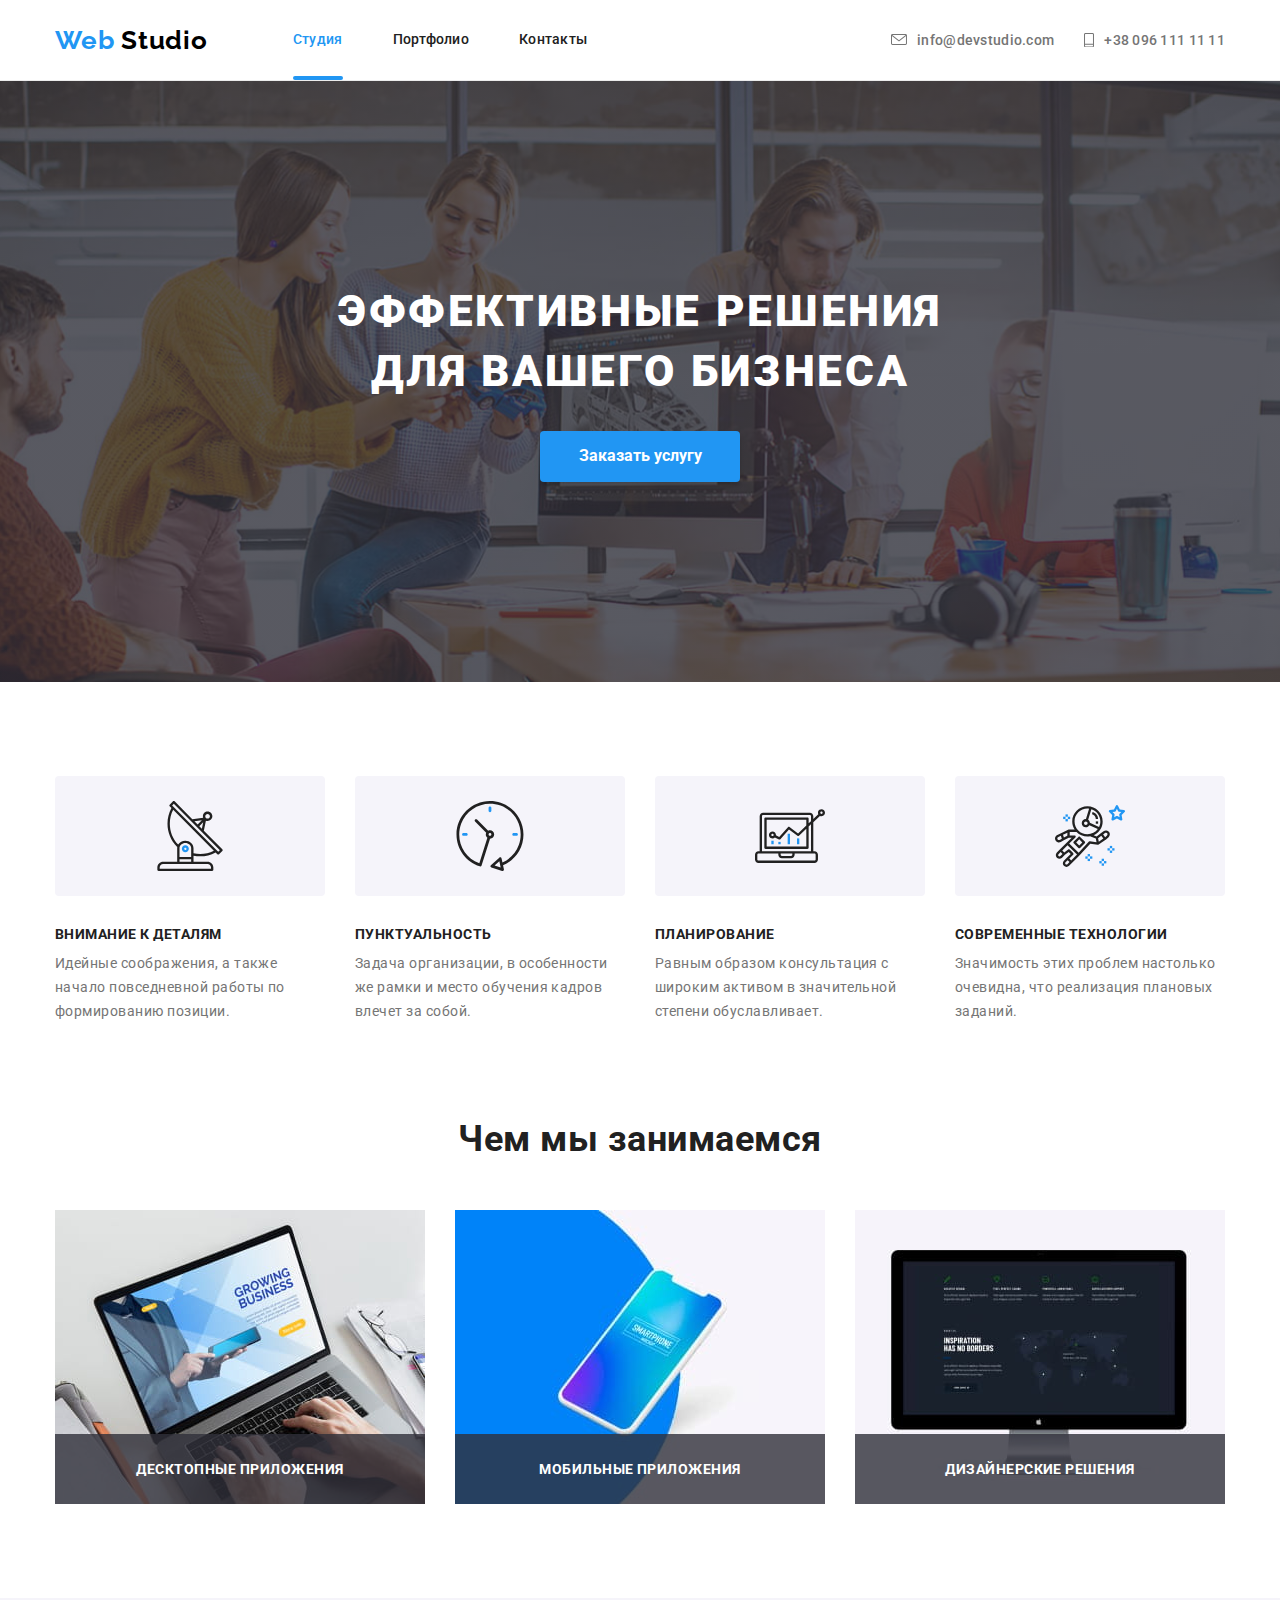
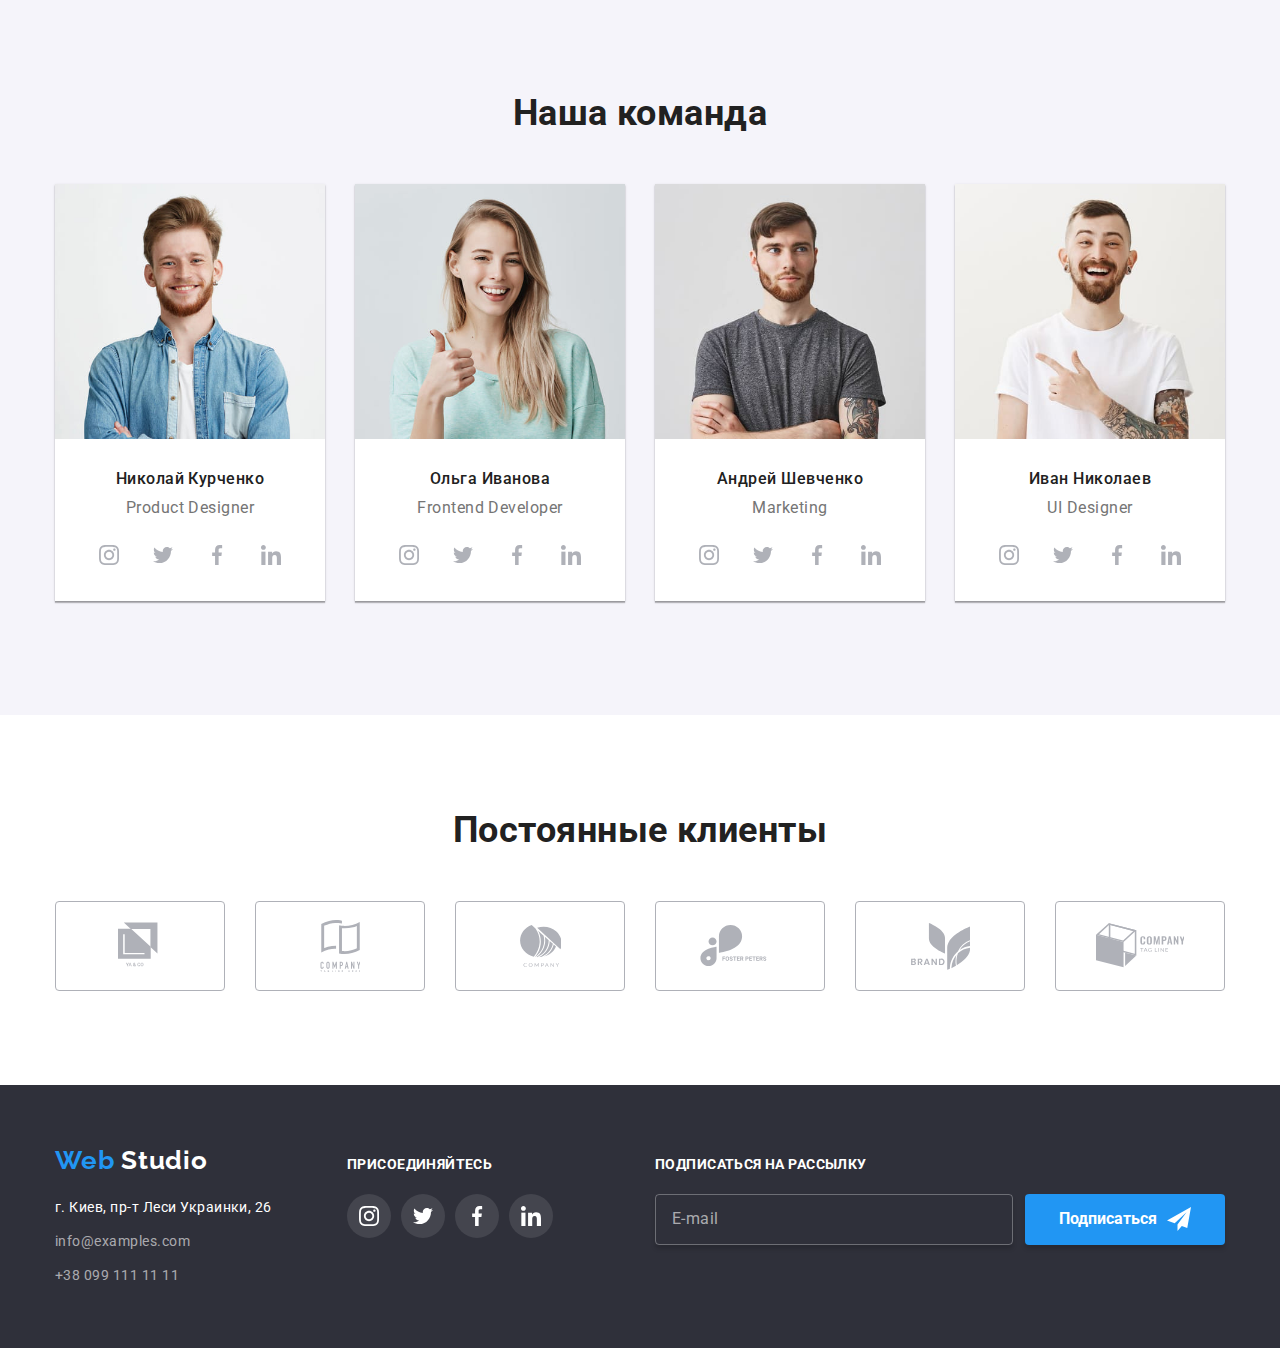
<file: index.html>
<!DOCTYPE html>
<html lang="ru">
  <head>
    <meta charset="UTF-8" />
    <meta name="viewport" content="width=device-width, initial-scale=1.0" />

    <link
      href="https://fonts.googleapis.com/css2?family=Raleway:wght@700&family=Roboto:wght@400;500;700;900&display=swap"
      rel="stylesheet"
    />
    <link
      rel="stylesheet"
      href="https://cdnjs.cloudflare.com/ajax/libs/modern-normalize/0.6.0/modern-normalize.min.css"
    />
    <link rel="stylesheet" href="./css/main.min.css" />

    <title>Web Studio v.1</title>
  </head>

  <body>
    <header class="header">
      <div class="container">
        <a href="./" lang="en" class="logo"> Web <span class="logo-accent">Studio</span> </a>

        <button
          type="button"
          class="menu-swithcer"
          aria-expanded="false"
          aria-controls="menu-container"
          data-menu-button
        >
          <svg width="40" height="40" aria-label="Переключатель мобильного меню">
            <use class="icon-close-menu" href="./images/sprite.svg#menu-close"></use>
            <use class="icon-open-menu" href="./images/sprite.svg#menu-open"></use>
          </svg>
        </button>

        <div class="header-content" data-menu>
          <div class="">
            <nav class="header-nav">
              <ul id="menu-container">
                <li><a href="./" class="nav-link current">Студия</a></li>
                <li><a href="./portfolio.html" class="nav-link">Портфолио</a></li>
                <li><a href="" class="nav-link">Контакты</a></li>
              </ul>
            </nav>
          </div>
          <div class="contact">
            <ul class="contact-list">
              <li>
                <a href="mailto:info@devstudio.com" class="contact-item">
                  <svg class="contact-icon mail" width="16" height="11.2">
                    <use href="./images/sprite.svg#mail_icon"></use>
                  </svg>
                  info@devstudio.com
                </a>
              </li>
              <li>
                <a href="tel:+380961111111" class="contact-item">
                  <svg class="contact-icon phone" width="10" height="14.94">
                    <use href="./images/sprite.svg#phone_icon"></use>
                  </svg>
                  +38 096 111 11 11
                </a>
              </li>
            </ul>
          </div>
        </div>
      </div>
    </header>
    <main>
      <!-- Герой -->

      <section class="hero">
        <div class="container">
          <h1 class="hero-title">
            эффективные решения<br />
            для вашего бизнеса
          </h1>
          <button class="button" data-modal-open>Заказать услугу</button>
        </div>
      </section>

      <!-- Секция преимуществ -->
      <section class="section advantages">
        <div class="container">
          <h2 class="visually-hidden">Наши преимущества</h2>
          <ul>
            <li class="advantages-item antenna-icon">
              <div class="advanages-icon">
                <svg>
                  <use href="./images/sprite.svg#antenna"></use>
                </svg>
              </div>
              <h3>Внимание к деталям</h3>
              <p>
                Идейные соображения, а также начало повседневной работы по формированию позиции.
              </p>
            </li>

            <li class="advantages-item clock-icon">
              <div class="advanages-icon">
                <svg>
                  <use href="./images/sprite.svg#clock"></use>
                </svg>
              </div>
              <h3>Пунктуальность</h3>
              <p>
                Задача организации, в особенности же рамки и место обучения кадров влечет за собой.
              </p>
            </li>

            <li class="advantages-item diagram-icon">
              <div class="advanages-icon">
                <svg>
                  <use href="./images/sprite.svg#diagram"></use>
                </svg>
              </div>
              <h3>Планирование</h3>
              <p>
                Равным образом консультация с широким активом в значительной степени обуславливает.
              </p>
            </li>

            <li class="advantages-item astronaut-icon">
              <div class="advanages-icon">
                <svg>
                  <use href="./images/sprite.svg#astronaut"></use>
                </svg>
              </div>
              <h3>Современные технологии</h3>
              <p>
                Значимость этих проблем настолько очевидна, что реализация плановых заданий.
              </p>
            </li>
          </ul>
        </div>
      </section>

      <!-- Чем мы занимаемся -->
      <section class="section services no-padding-top">
        <div class="container">
          <h2 class="services-title">Чем мы занимаемся</h2>
          <ul>
            <li class="services-item">
              <img src="./images/desktop-app.jpg" alt="Картинка с ноутбуком" width="370" />
              <h3>Десктопные приложения</h3>
            </li>
            <li class="services-item">
              <img src="./images/mobile-app.jpg" alt="Картинка с мобильным телефоном" width="370" />
              <h3>Мобильные приложения</h3>
            </li>
            <li class="services-item">
              <img src="./images/designer-solution.jpg" alt="Картинка с компьютером" width="370" />
              <h3>Дизайнерские решения</h3>
            </li>
          </ul>
        </div>
      </section>
      <!-- Наша команда -->
      <section class="section team">
        <div class="container">
          <h2 class="team-title">Наша команда</h2>

          <ul lang="en" class="items">
            <li class="team-item">
              <div class="thumb">
                <img
                  srcset="
                    ./images/John-Smith.jpg    1x,
                    ./images/John-Smith@2x.jpg 2x,
                    ./images/John-Smith@3x.jpg 3x
                  "
                  src="./images/John-Smith.jpg"
                  alt="Фото John Smith"
                />
              </div>
              <h3>Николай Курченко</h3>
              <p>Product Designer</p>
              <ul class="team-social-list">
                <li>
                  <a href="" aria-label="Логотип Instagram" class="team inst-logo">
                    <svg class="social-icon">
                      <use href="./images/sprite.svg#instagram_icon"></use>
                    </svg>
                  </a>
                </li>
                <li>
                  <a href="" aria-label="Логотип Twitter" class="team twitter-logo">
                    <svg class="social-icon">
                      <use href="./images/sprite.svg#twitter_icon"></use>
                    </svg>
                  </a>
                </li>
                <li>
                  <a href="" aria-label="Логотип Facebook" class="team facebook-logo">
                    <svg class="social-icon">
                      <use href="./images/sprite.svg#facebook_icon"></use>
                    </svg>
                  </a>
                </li>
                <li>
                  <a href="" aria-label="Логотип Linkedin" class="team linkedin-logo">
                    <svg class="social-icon">
                      <use href="./images/sprite.svg#linkedin_icon"></use>
                    </svg>
                  </a>
                </li>
              </ul>
            </li>
            <li class="team-item">
              <div class="thumb">
                <img
                  srcset="
                    ./images/Marta-Stewart.jpg    1x,
                    ./images/Marta-Stewart@2x.jpg 2x,
                    ./images/Marta-Stewart@3x.jpg 3x
                  "
                  src="./images/Marta-Stewart.jpg"
                  alt="Фото Marta Stewart"
                />
              </div>
              <h3>Ольга Иванова</h3>
              <p>Frontend Developer</p>
              <ul class="team-social-list">
                <li>
                  <a href="" aria-label="Логотип Instagram" class="team inst-logo">
                    <svg class="social-icon">
                      <use href="./images/sprite.svg#instagram_icon"></use>
                    </svg>
                  </a>
                </li>
                <li>
                  <a href="" aria-label="Логотип Twitter" class="team twitter-logo">
                    <svg class="social-icon">
                      <use href="./images/sprite.svg#twitter_icon"></use>
                    </svg>
                  </a>
                </li>
                <li>
                  <a href="" aria-label="Логотип Facebook" class="team facebook-logo">
                    <svg class="social-icon">
                      <use href="./images/sprite.svg#facebook_icon"></use>
                    </svg>
                  </a>
                </li>
                <li>
                  <a href="" aria-label="Логотип Linkedin" class="team linkedin-logo">
                    <svg class="social-icon">
                      <use href="./images/sprite.svg#linkedin_icon"></use>
                    </svg>
                  </a>
                </li>
              </ul>
            </li>
            <li class="team-item">
              <div class="thumb">
                <img
                  srcset="
                    ./images/Robert-Jakis.jpg    1x,
                    ./images/Robert-Jakis@2x.jpg 2x,
                    ./images/Robert-Jakis@3x.jpg 3x
                  "
                  src="./images/Robert-Jakis.jpg"
                  alt="Фото Robert Jakis"
                />
              </div>
              <h3>Андрей Шевченко</h3>
              <p>Marketing</p>
              <ul class="team-social-list">
                <li>
                  <a href="" aria-label="Логотип Instagram" class="team inst-logo">
                    <svg class="social-icon">
                      <use href="./images/sprite.svg#instagram_icon"></use>
                    </svg>
                  </a>
                </li>
                <li>
                  <a href="" aria-label="Логотип Twitter" class="team twitter-logo">
                    <svg class="social-icon">
                      <use href="./images/sprite.svg#twitter_icon"></use>
                    </svg>
                  </a>
                </li>
                <li>
                  <a href="" aria-label="Логотип Facebook" class="team facebook-logo">
                    <svg class="social-icon">
                      <use href="./images/sprite.svg#facebook_icon"></use>
                    </svg>
                  </a>
                </li>
                <li>
                  <a href="" aria-label="Логотип Linkedin" class="team linkedin-logo">
                    <svg class="social-icon">
                      <use href="./images/sprite.svg#linkedin_icon"></use>
                    </svg>
                  </a>
                </li>
              </ul>
            </li>
            <li class="team-item">
              <div class="thumb">
                <img
                  srcset="
                    ./images/Martin-Doe.jpg    1x,
                    ./images/Martin-Doe@2x.jpg 2x,
                    ./images/Martin-Doe@3x.jpg 3x
                  "
                  src="./images/Martin-Doe.jpg"
                  alt="Фото Martin Doe"
                />
              </div>
              <h3>Иван Николаев</h3>
              <p>UI Designer</p>
              <ul class="team-social-list">
                <li>
                  <a href="" aria-label="Логотип Instagram" class="team inst-logo">
                    <svg class="social-icon">
                      <use href="./images/sprite.svg#instagram_icon"></use>
                    </svg>
                  </a>
                </li>
                <li>
                  <a href="" aria-label="Логотип Twitter" class="team twitter-logo">
                    <svg class="social-icon">
                      <use href="./images/sprite.svg#twitter_icon"></use>
                    </svg>
                  </a>
                </li>
                <li>
                  <a href="" aria-label="Логотип Facebook" class="team facebook-logo">
                    <svg class="social-icon">
                      <use href="./images/sprite.svg#facebook_icon"></use>
                    </svg>
                  </a>
                </li>
                <li>
                  <a href="" aria-label="Логотип Linkedin" class="team linkedin-logo">
                    <svg class="social-icon">
                      <use href="./images/sprite.svg#linkedin_icon"></use>
                    </svg>
                  </a>
                </li>
              </ul>
            </li>
          </ul>
        </div>
      </section>
      <!-- Постоянные клиенты -->
      <section class="section clients">
        <div class="container">
          <h2>Постоянные клиенты</h2>

          <ul>
            <li class="clients_item">
              <a href="" aria-label="Клиент 1">
                <svg class="client-icon" width="44.27" height="49.23">
                  <use href="./images/sprite.svg#logo-client-1"></use>
                </svg>
              </a>
            </li>
            <li class="clients_item">
              <a href="" aria-label="Клиент 2">
                <svg class="client-icon" width="40" height="52">
                  <use href="./images/sprite.svg#logo-client-2"></use>
                </svg>
              </a>
            </li>
            <li class="clients_item">
              <a href="" aria-label="Клиент 3">
                <svg class="client-icon" width="41" height="42.6">
                  <use href="./images/sprite.svg#logo-client-3"></use>
                </svg>
              </a>
            </li>
            <li class="clients_item">
              <a href="" aria-label="Клиент 4">
                <svg class="client-icon" width="79.66" height="42.02">
                  <use href="./images/sprite.svg#logo-client-4"></use>
                </svg>
              </a>
            </li>
            <li class="clients_item">
              <a href="" aria-label="Клиент 5">
                <svg class="client-icon" width="59" height="47">
                  <use href="./images/sprite.svg#logo-client-5"></use>
                </svg>
              </a>
            </li>
            <li class="clients_item">
              <a href="" aria-label="Клиент 6">
                <svg class="client-icon" width="88.48" height="45.44">
                  <use href="./images/sprite.svg#logo-client-6"></use>
                </svg>
              </a>
            </li>
          </ul>
        </div>
      </section>
    </main>
    <footer class="footer">
      <!-- Адрес и контакты -->
      <div class="flex container">
        <!-- Адрес -->
        <div class="address">
          <a href="/" lang="en" class="logo">Web <span class="logo-accent">Studio</span></a>

          <address>
            <ul>
              <li>
                <p class="footer-address">г. Киев, пр-т Леси Украинки, 26</p>
              </li>
              <li>
                <a href="mailto:info@examples.com" class="footer-mail">info@examples.com</a>
              </li>
              <li>
                <a href="tel:+380991111111" class="footer-phone">+38 099 111 11 11</a>
              </li>
            </ul>
          </address>
        </div>

        <!-- Соцсети -->
        <div class="footer-social">
          <b>присоединяйтесь</b>
          <ul class="footer-social-list">
            <li>
              <a href="" aria-label="Ссылка на соцсеть Instagram">
                <svg class="social-icon">
                  <use href="./images/sprite.svg#instagram_icon"></use>
                </svg>
              </a>
            </li>
            <li>
              <a href="" aria-label="Ссылка на соцсеть Twitter">
                <svg class="social-icon">
                  <use href="./images/sprite.svg#twitter_icon"></use>
                </svg>
              </a>
            </li>
            <li>
              <a href="" aria-label="Ссылка на соцсеть Facebook">
                <svg class="social-icon">
                  <use href="./images/sprite.svg#facebook_icon"></use>
                </svg>
              </a>
            </li>
            <li>
              <a href="" aria-label="Ссылка на соцсеть Linkedin">
                <svg class="social-icon">
                  <use href="./images/sprite.svg#linkedin_icon"></use>
                </svg>
              </a>
            </li>
          </ul>
        </div>

        <!-- подписка -->
        <div class="subscribe">
          <b>подписаться на рассылку</b>
          <form class="subscribe-form">
            <input type="email" name="mail" placeholder="E-mail" />
            <button class="button subscribe-button" type="submit">Подписаться</button>
          </form>
        </div>
      </div>
    </footer>
    <!-- Модальное окно подписки -->
    <div class="backdrop is-hidden" data-modal>
      <div class="modal">
        <form class="form js-speaker-form" autocomplete="off">
          <b class="heading-form">Оставьте свои данные, мы вам перезвоним</b>

          <div class="form-field form-user-name">
            <input type="text" name="user-name" id="user-name" placeholder=" " />

            <label for="user-name">Имя</label>
            <svg class="form-icon">
              <use href="./images/sprite.svg#form-name"></use>
            </svg>
          </div>

          <div class="form-field form-tel">
            <input type="tel" name="tel" id="tel" placeholder=" " />
            <label for="tel">Телефон</label>
            <svg class="form-icon">
              <use href="./images/sprite.svg#form-phone"></use>
            </svg>
          </div>

          <div class="form-field form-mail">
            <input type="email" name="mail" id="mail" placeholder=" " />
            <label for="mail">Почта</label>
            <svg class="form-icon">
              <use href="./images/sprite.svg#form-mail"></use>
            </svg>
          </div>

          <div class="form-field">
            <textarea name="comment" id="comment" cols="10" rows="10" placeholder=" "></textarea>
            <label for="comment">Комментарий</label>
          </div>
          <div class="policy">
            <input
              type="checkbox"
              name="policy"
              id="policy"
              value="accept_policy"
              class="visually-hidden"
            />
            <label for="policy"
              ><span>Соглашаюсь с рассылкой и принимаю&nbsp; <a href="">Условия договора</a></span>
            </label>
          </div>

          <button type="submit" class="button btn-submit">Отправить</button>
          <button class="btn-close" aria-label="Закрыть модальное окно" data-modal-close>
            <svg class="icon-close">
              <use href="./images/sprite.svg#modal-close"></use>
            </svg>
          </button>
        </form>
      </div>
    </div>
    <script>
      (() => {
        document.querySelector('.js-speaker-form').addEventListener('submit', e => {
          e.preventDefault();

          new FormData(e.currentTarget).forEach((value, name) => console.log(`${name}: ${value}`));

          e.currentTarget.reset();
        });
      })();
    </script>
    <script src="./js/modal.js"></script>
    <script src="./js/mobile-menu.js"></script>
  </body>
</html>
</file>
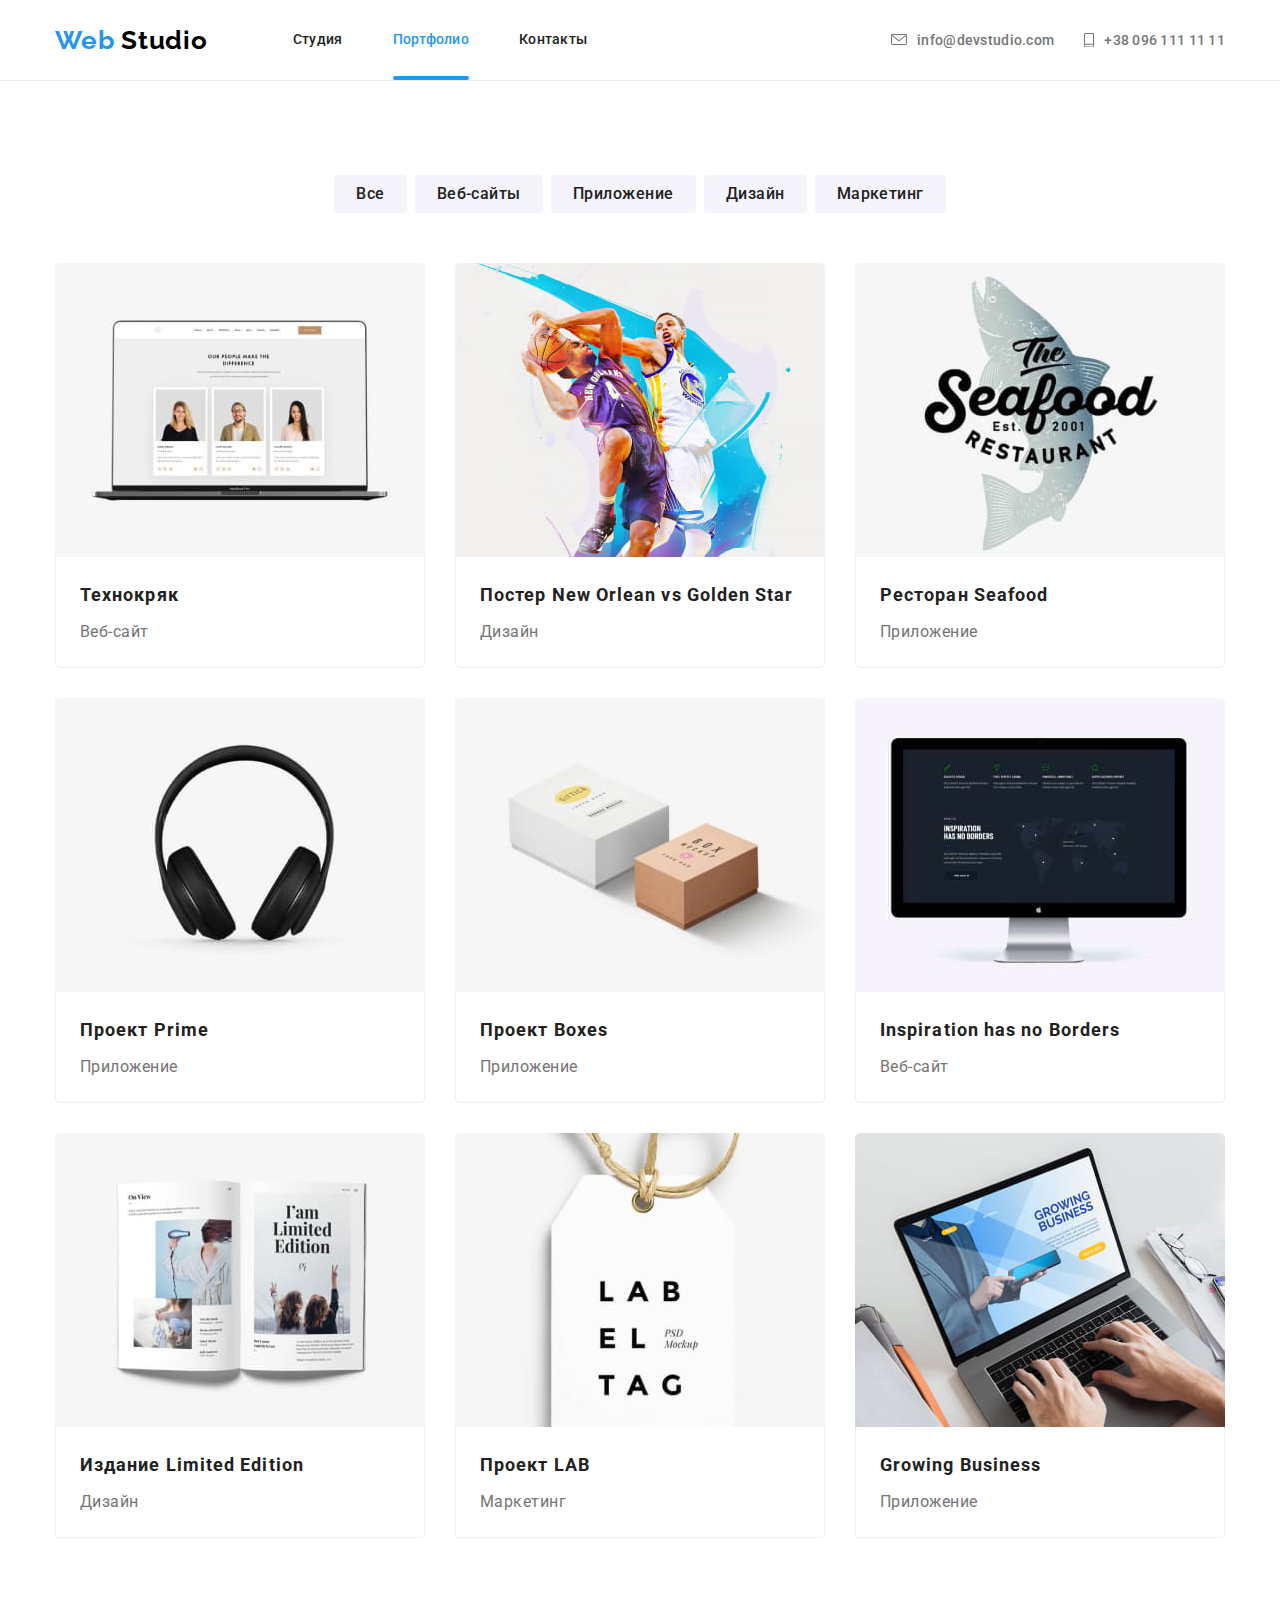
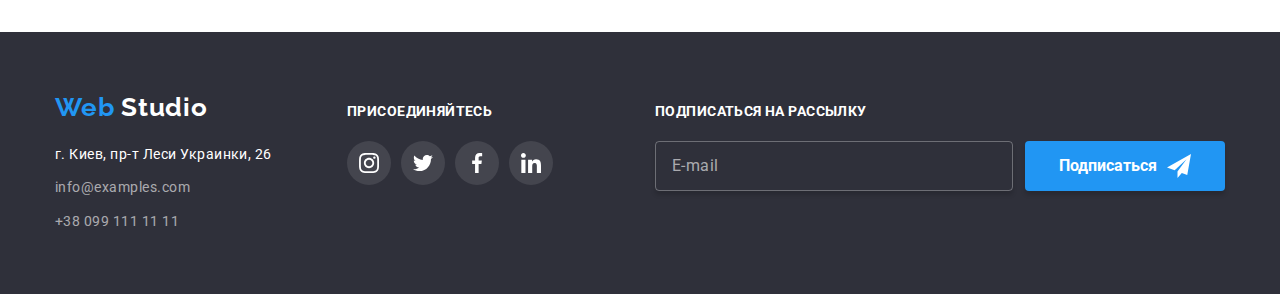
<file: portfolio.html>
<!DOCTYPE html>
<html lang="ru">
  <!-- section>(ul>li*5.filter-item>button[type="button"]{Текст кнопки})+(ul>li*9>a.element>img+h2{название_работы}+p{тип_работы}+p{описание_работы}) -->
  <head>
    <meta charset="UTF-8" />
    <meta name="viewport" content="width=device-width, initial-scale=1.0" />
    <link
      href="https://fonts.googleapis.com/css2?family=Raleway:wght@700&family=Roboto:wght@400;500;700;900&display=swap"
      rel="stylesheet"
    />
    <link
      rel="stylesheet"
      href="https://cdnjs.cloudflare.com/ajax/libs/modern-normalize/0.6.0/modern-normalize.min.css"
    />
    <!-- <link rel="stylesheet" href="./css/main.min.css" /> -->
    <link rel="stylesheet" href="./css/portfolio.min.css" />
    <title>Web Studio v.1</title>
  </head>

  <body>
    <header class="header">
      <div class="container">
        <a href="./" lang="en" class="logo"> Web <span class="logo-accent">Studio</span> </a>

        <button
          type="button"
          class="menu-swithcer"
          aria-expanded="false"
          aria-controls="menu-container"
          data-menu-button
        >
          <svg width="40" height="40" aria-label="Переключатель мобильного меню">
            <use class="icon-close-menu" href="./images/sprite.svg#menu-close"></use>
            <use class="icon-open-menu" href="./images/sprite.svg#menu-open"></use>
          </svg>
        </button>

        <div class="header-content" data-menu>
          <div class="">
            <nav class="header-nav">
              <ul id="menu-container">
                <li><a href="./" class="nav-link">Студия</a></li>
                <li><a href="./portfolio.html" class="nav-link current">Портфолио</a></li>
                <li><a href="" class="nav-link">Контакты</a></li>
              </ul>
            </nav>
          </div>
          <div class="contact">
            <ul class="contact-list">
              <li>
                <a href="mailto:info@devstudio.com" class="contact-item">
                  <svg class="contact-icon mail" width="16" height="11.2">
                    <use href="./images/sprite.svg#mail_icon"></use>
                  </svg>
                  info@devstudio.com
                </a>
              </li>
              <li>
                <a href="tel:+380961111111" class="contact-item">
                  <svg class="contact-icon phone" width="10" height="14.94">
                    <use href="./images/sprite.svg#phone_icon"></use>
                  </svg>
                  +38 096 111 11 11
                </a>
              </li>
            </ul>
          </div>
        </div>
      </div>
    </header>
    <main>
      <section class="section portfolio">
        <div class="container">
          <!-- Кнопки фильтра -->
          <h1 class="visually-hidden">Наши работы</h1>
          <ul class="filter">
            <li class="filter-item"><button type="button">Все</button></li>
            <li class="filter-item"><button type="button">Веб-сайты</button></li>
            <li class="filter-item"><button type="button">Приложение</button></li>
            <li class="filter-item"><button type="button">Дизайн</button></li>
            <li class="filter-item"><button type="button">Маркетинг</button></li>
          </ul>

          <!-- Сетка работ -->
          <ul class="examples">
            <li>
              <a href="" class="element">
                <div class="element-thumb">
                  <img
                    srcset="
                      ./images/portfolio/1.jpg    1x,
                      ./images/portfolio/1@2x.jpg 2x,
                      ./images/portfolio/1@3x.jpg 3x
                    "
                    src="./images/portfolio/1.jpg"
                    alt="Экран ноутбука"
                    class="element-img"
                  />
                  <p class="element-disc">
                    Технокряк это современная площадка распространения коронавируса. Компании
                    используют эту платформу для цифрового шпионажа и атак на защищённые сервера
                    конкурентов.
                  </p>
                </div>
                <div class="element-content">
                  <h2 class="element-title">Технокряк</h2>
                  <p class="element-type">Веб-сайт</p>
                </div>
              </a>
            </li>
            <li>
              <a href="" class="element">
                <div class="element-thumb">
                  <img
                    srcset="
                      ./images/portfolio/2.jpg    1x,
                      ./images/portfolio/2@2x.jpg 2x,
                      ./images/portfolio/2@3x.jpg 3x
                    "
                    src="./images/portfolio/2.jpg"
                    alt="Два баскетболиста играют"
                    class="element-img"
                  />
                  <p class="element-disc">
                    Lorem ipsum, dolor sit amet consectetur adipisicing elit. Voluptates at
                    molestiae aut consequatur hic laudantium quam libero minus sit? Nesciunt!
                  </p>
                </div>

                <div class="element-content">
                  <h2 class="element-title">Постер New Orlean vs Golden Star</h2>
                  <p class="element-type">Дизайн</p>
                </div>
              </a>
            </li>
            <li>
              <a href="" class="element">
                <div class="element-thumb">
                  <img
                    srcset="
                      ./images/portfolio/3.jpg    1x,
                      ./images/portfolio/3@2x.jpg 2x,
                      ./images/portfolio/3@3x.jpg 3x
                    "
                    src="./images/portfolio/3.jpg"
                    alt="Логотип рыбного ресторана"
                    class="element-img"
                  />
                  <p class="element-disc">
                    Lorem ipsum, dolor sit amet consectetur adipisicing elit. Voluptates at
                    molestiae aut consequatur hic laudantium quam libero minus sit? Nesciunt!
                  </p>
                </div>

                <div class="element-content">
                  <h2 class="element-title">Ресторан Seafood</h2>
                  <p class="element-type">Приложение</p>
                </div>
              </a>
            </li>
            <li>
              <a href="" class="element">
                <div class="element-thumb">
                  <img
                    srcset="
                      ./images/portfolio/4.jpg    1x,
                      ./images/portfolio/4@2x.jpg 2x,
                      ./images/portfolio/4@3x.jpg 3x
                    "
                    src="./images/portfolio/4.jpg"
                    alt="Наушники"
                    class="element-img"
                  />
                  <p class="element-disc">
                    Lorem ipsum, dolor sit amet consectetur adipisicing elit. Voluptates at
                    molestiae aut consequatur hic laudantium quam libero minus sit? Nesciunt!
                  </p>
                </div>
                <div class="element-content">
                  <h2 class="element-title">Проект Prime</h2>
                  <p class="element-type">Приложение</p>
                </div>
              </a>
            </li>
            <li>
              <a href="" class="element">
                <div class="element-thumb">
                  <img
                    srcset="
                      ./images/portfolio/5.jpg    1x,
                      ./images/portfolio/5@2x.jpg 2x,
                      ./images/portfolio/5@3x.jpg 3x
                    "
                    src="./images/portfolio/5.jpg"
                    alt="Две коробки"
                    class="element-img"
                  />
                  <p class="element-disc">
                    Lorem ipsum, dolor sit amet consectetur adipisicing elit. Voluptates at
                    molestiae aut consequatur hic laudantium quam libero minus sit? Nesciunt!
                  </p>
                </div>
                <div class="element-content">
                  <h2 class="element-title">Проект Boxes</h2>
                  <p class="element-type">Приложение</p>
                </div>
              </a>
            </li>
            <li>
              <a href="" class="element">
                <div class="element-thumb">
                  <img
                    srcset="
                      ./images/portfolio/6.jpg    1x,
                      ./images/portfolio/6@2x.jpg 2x,
                      ./images/portfolio/6@3x.jpg 3x
                    "
                    src="./images/portfolio/6.jpg"
                    alt="Монитор"
                    class="element-img"
                  />
                  <p class="element-disc">
                    Lorem ipsum, dolor sit amet consectetur adipisicing elit. Voluptates at
                    molestiae aut consequatur hic laudantium quam libero minus sit? Nesciunt!
                  </p>
                </div>

                <div class="element-content">
                  <h2 class="element-title">Inspiration has no Borders</h2>
                  <p class="element-type">Веб-сайт</p>
                </div>
              </a>
            </li>
            <li>
              <a href="" class="element">
                <div class="element-thumb">
                  <img
                    srcset="
                      ./images/portfolio/7.jpg    1x,
                      ./images/portfolio/7@2x.jpg 2x,
                      ./images/portfolio/7@3x.jpg 3x
                    "
                    src="./images/portfolio/7.jpg"
                    alt="Открытая книга"
                    class="element-img"
                  />
                  <p class="element-disc">
                    Lorem ipsum, dolor sit amet consectetur adipisicing elit. Voluptates at
                    molestiae aut consequatur hic laudantium quam libero minus sit? Nesciunt!
                  </p>
                </div>

                <div class="element-content">
                  <h2 class="element-title">Издание Limited Edition</h2>
                  <p class="element-type">Дизайн</p>
                </div>
              </a>
            </li>
            <li>
              <a href="" class="element">
                <div class="element-thumb">
                  <img
                    srcset="
                      ./images/portfolio/8.jpg    1x,
                      ./images/portfolio/8@2x.jpg 2x,
                      ./images/portfolio/8@3x.jpg 3x
                    "
                    src="./images/portfolio/8.jpg"
                    alt="Этикетка"
                    class="element-img"
                  />
                  <p class="element-disc">
                    Lorem ipsum, dolor sit amet consectetur adipisicing elit. Voluptates at
                    molestiae aut consequatur hic laudantium quam libero minus sit? Nesciunt!
                  </p>
                </div>
                <div class="element-content">
                  <h2 class="element-title">Проект LAB</h2>
                  <p class="element-type">Маркетинг</p>
                </div>
              </a>
            </li>
            <li>
              <a href="" class="element">
                <div class="element-thumb">
                  <img
                    srcset="
                      ./images/portfolio/9.jpg    1x,
                      ./images/portfolio/9@2x.jpg 2x,
                      ./images/portfolio/9@3x.jpg 3x
                    "
                    src="./images/portfolio/9.jpg"
                    alt="Человек работает на ноутбуке"
                    class="element-img"
                  />
                  <p class="element-disc">
                    Lorem ipsum, dolor sit amet consectetur adipisicing elit. Voluptates at
                    molestiae aut consequatur hic laudantium quam libero minus sit? Nesciunt!
                  </p>
                </div>
                <div class="element-content">
                  <h2 class="element-title">Growing Business</h2>
                  <p class="element-type">Приложение</p>
                </div>
              </a>
            </li>
          </ul>
        </div>
      </section>
    </main>

    <!-- footer    -->
    <footer class="footer">
      <!-- Адрес и контакты -->
      <div class="flex container">
        <!-- Адрес -->
        <div class="address">
          <a href="/" lang="en" class="logo">Web <span class="logo-accent">Studio</span></a>

          <address>
            <ul>
              <li>
                <p class="footer-address">г. Киев, пр-т Леси Украинки, 26</p>
              </li>
              <li>
                <a href="mailto:info@examples.com" class="footer-mail">info@examples.com</a>
              </li>
              <li>
                <a href="tel:+380991111111" class="footer-phone">+38 099 111 11 11</a>
              </li>
            </ul>
          </address>
        </div>

        <!-- Соцсети -->
        <div class="footer-social">
          <b>присоединяйтесь</b>
          <ul class="footer-social-list">
            <li>
              <a href="" aria-label="Ссылка на соцсеть Instagram">
                <svg class="social-icon">
                  <use href="./images/sprite.svg#instagram_icon"></use>
                </svg>
              </a>
            </li>
            <li>
              <a href="" aria-label="Ссылка на соцсеть Twitter">
                <svg class="social-icon">
                  <use href="./images/sprite.svg#twitter_icon"></use>
                </svg>
              </a>
            </li>
            <li>
              <a href="" aria-label="Ссылка на соцсеть Facebook">
                <svg class="social-icon">
                  <use href="./images/sprite.svg#facebook_icon"></use>
                </svg>
              </a>
            </li>
            <li>
              <a href="" aria-label="Ссылка на соцсеть Linkedin">
                <svg class="social-icon">
                  <use href="./images/sprite.svg#linkedin_icon"></use>
                </svg>
              </a>
            </li>
          </ul>
        </div>

        <!-- подписка -->
        <div class="subscribe">
          <b>подписаться на рассылку</b>
          <form class="subscribe-form">
            <input type="email" name="mail" placeholder="E-mail" />
            <button class="button subscribe-button" type="submit">Подписаться</button>
          </form>
        </div>
      </div>
    </footer>
    <script src="./js/mobile-menu.js"></script>
  </body>
</html>
</file>
<file: css/main.min.css>
.header-nav>ul,.header .contact-list,.advantages ul,.services ul,.clients ul,.team .items,.team-social-list,.address ul,.footer-social-list{list-style:none;margin:0;padding:0}.menu-swithcer{border:none;background:none;margin:0;padding:0}body{background-color:#fff;font-family:'Roboto', sans-serif;color:#757575;letter-spacing:0.03em}body.modal-open{overflow:hidden}h1,h2,h3,h4,h5,h6{color:#212121}a,button{-webkit-transition:color 250ms cubic-bezier(0.4, 0, 0.2, 1),background-color 250ms cubic-bezier(0.4, 0, 0.2, 1);transition:color 250ms cubic-bezier(0.4, 0, 0.2, 1),background-color 250ms cubic-bezier(0.4, 0, 0.2, 1)}img{display:block;max-width:100%;height:auto}.container{padding-right:15px;padding-left:15px;margin-left:auto;margin-right:auto;min-width:280px}@media screen and (min-width: 480px) and (max-width: 767px){.container{width:480px}}@media screen and (min-width: 768px) and (max-width: 1199px){.container{width:768px}}@media screen and (min-width: 1200px){.container{width:1200px}}.visually-hidden{position:absolute;width:1px;height:1px;margin:-1px;border:0;padding:0;clip:rect(0 0 0 0);overflow:hidden}.button{min-width:200px;display:inline-block;padding:10px 0px;font-size:16px;line-height:1.8;font-family:inherit;color:#fff;text-decoration:none;text-align:center;cursor:pointer;font-weight:700;border-radius:4px;-webkit-box-shadow:0px 4px 4px rgba(0,0,0,0.15);box-shadow:0px 4px 4px rgba(0,0,0,0.15);border:1px solid transparent;background-color:#2196f3}.button:hover,.button:focus{background-color:#188ce8}.section{min-width:280px;padding-top:60px;padding-bottom:60px}@media screen and (min-width: 1200px){.section{padding-top:94px;padding-bottom:94px}}.section.no-padding{padding-top:0px;padding-bottom:0}.section.no-padding-top{padding-top:0px}.header{border-bottom:1px solid #ececec}.header .container{position:relative;display:-webkit-box;display:-ms-flexbox;display:flex;-webkit-box-align:center;-ms-flex-align:center;align-items:center}@media screen and (max-width: 767px){.header .container{-webkit-box-pack:justify;-ms-flex-pack:justify;justify-content:space-between}}@media screen and (max-width: 767px){.header-content{display:none;padding-bottom:60px;z-index:100;-webkit-box-shadow:0px 1px 3px rgba(0,0,0,0.16),0px 2px 4px rgba(0,0,0,0.08),0px 4px 8px rgba(0,0,0,0.04);box-shadow:0px 1px 3px rgba(0,0,0,0.16),0px 2px 4px rgba(0,0,0,0.08),0px 4px 8px rgba(0,0,0,0.04)}.header-content.is-open{display:block;position:absolute;top:100%;left:0;width:100%;background-color:#ffffff}}@media screen and (min-width: 768px){.header-content{display:-webkit-box;display:-ms-flexbox;display:flex;-webkit-box-flex:1;-ms-flex-positive:1;flex-grow:1;-webkit-box-pack:justify;-ms-flex-pack:justify;justify-content:space-between;-webkit-box-align:center;-ms-flex-align:center;align-items:center}}.logo{display:block;font-family:'Raleway', sans-serif;font-weight:700;text-decoration:none;font-size:24px;line-height:1.1666;letter-spacing:0.03em;color:#2196f3}@media screen and (min-width: 1200px){.logo{font-size:26px;line-height:1.19}}@media screen and (max-width: 767px){.header .logo{margin-top:16px;margin-bottom:16px}}@media screen and (min-width: 768px) and (max-width: 1199px){.header .logo{margin-right:81px}}@media screen and (min-width: 1200px){.header .logo{margin-right:85px}}.footer .logo{margin-bottom:20px}@media screen and (max-width: 1199px){.footer .logo{display:-webkit-box;display:-ms-flexbox;display:flex;-webkit-box-pack:center;-ms-flex-pack:center;justify-content:center}}.footer .logo-accent{color:#fff}.header .logo-accent{color:#000000}.header-nav{max-width:100%}@media screen and (min-width: 768px){.header-nav li+li{margin-left:50px}}@media screen and (max-width: 767px){.header-nav>ul{margin-top:60px;text-align:center}}@media screen and (min-width: 768px){.header-nav>ul{display:-webkit-box;display:-ms-flexbox;display:flex}}@media screen and (max-width: 767px){.header-nav li:not(:last-child){margin-bottom:40px}}.header-nav .nav-link{position:relative;color:#212121;text-decoration:none;font-weight:500;font-size:18px;line-height:1.1666;letter-spacing:0.02em}@media screen and (min-width: 768px){.header-nav .nav-link{display:block;padding-top:32px;padding-bottom:32px;color:#212121;text-decoration:none;font-weight:500;font-size:14px;line-height:1.14;letter-spacing:0.02em}}.header-nav .nav-link.current::after{display:block;position:absolute;left:0;bottom:0;content:'';width:100%;height:4px;background-color:#2196f3;border-radius:2px}.nav-link.current{color:#2196f3}@media screen and (max-width: 767px){.nav-link.current{padding-bottom:8px}}.header-nav .nav-link:hover,.header-nav .nav-link:focus{color:#2196f3}.menu-swithcer{display:-webkit-box;display:-ms-flexbox;display:flex}@media screen and (min-width: 768px){.menu-swithcer{display:none}}.menu-swithcer svg{fill:#000000;-webkit-transition:fill 250ms cubic-bezier(0.4, 0, 0.2, 1);transition:fill 250ms cubic-bezier(0.4, 0, 0.2, 1)}.menu-swithcer:hover svg,.menu-swithcer:focus svg{fill:#2196f3}.menu-swithcer .icon-close-menu{display:none}.menu-swithcer.is-open .icon-close-menu{display:block}.menu-swithcer.is-open .icon-open-menu{display:none}@media screen and (max-width: 767px){.header .contact{margin-top:60px}}@media screen and (max-width: 767px){.header .contact-list{text-align:center}}@media screen and (min-width: 768px){.header .contact-list{display:-webkit-box;display:-ms-flexbox;display:flex;-webkit-box-orient:vertical;-webkit-box-direction:normal;-ms-flex-direction:column;flex-direction:column}}@media screen and (min-width: 1200px){.header .contact-list{-webkit-box-orient:horizontal;-webkit-box-direction:normal;-ms-flex-direction:row;flex-direction:row}}.contact-item{color:#757575;text-decoration:none;font-weight:500;font-size:18px;line-height:1.1666;letter-spacing:0.02em;display:-webkit-box;display:-ms-flexbox;display:flex;-webkit-box-align:center;-ms-flex-align:center;align-items:center}@media screen and (max-width: 767px){.contact-item{-webkit-box-pack:center;-ms-flex-pack:center;justify-content:center}}@media screen and (min-width: 768px){.contact-item{font-size:12px;line-height:1.1666}}@media screen and (min-width: 1200px){.contact-item{font-size:14px;line-height:1.1429}}.contact-icon{margin-right:10px;fill:currentColor}@media screen and (min-width: 768px) and (max-width: 1199px){.contact-icon.mail{width:14px;height:10px}.contact-icon.phone{width:10px;height:14px}}@media screen and (max-width: 767px){.header .contact li:not(:last-child){margin-bottom:16px}}@media screen and (min-width: 768px) and (max-width: 1199px){.header .contact li:not(:last-child){margin-bottom:10px}}@media screen and (min-width: 1200px){.header .contact li:not(:last-child){margin-right:30px}}.contact-item:hover,.contact-item:focus{color:#2196f3;text-decoration:none}.hero{max-width:480px;min-width:280px;margin-left:auto;margin-right:auto;background-image:-webkit-gradient(linear, left top, left bottom, from(rgba(47,48,58,0.8)), to(rgba(47,48,58,0.8))),url(../images/hero-mobile.jpg);background-image:linear-gradient(rgba(47,48,58,0.8), rgba(47,48,58,0.8)),url(../images/hero-mobile.jpg);background-color:#757575;background-repeat:no-repeat;background-position:center;background-size:cover}@media screen and (min-device-pixel-ratio: 2), screen and (-webkit-min-device-pixel-ratio: 2), screen and (min-resolution: 192dpi), screen and (min-resolution: 2ddpx){.hero{background-image:-webkit-gradient(linear, left top, left bottom, from(rgba(47,48,58,0.8)), to(rgba(47,48,58,0.8))),url(../images/hero-mobile@2x.jpg);background-image:linear-gradient(rgba(47,48,58,0.8), rgba(47,48,58,0.8)),url(../images/hero-mobile@2x.jpg)}}@media screen and (min-device-pixel-ratio: 3), screen and (-webkit-min-device-pixel-ratio: 3), screen and (min-resolution: 288dpi), screen and (min-resolution: 3ddpx){.hero{background-image:-webkit-gradient(linear, left top, left bottom, from(rgba(47,48,58,0.8)), to(rgba(47,48,58,0.8))),url(../images/hero-mobile@3x.jpg);background-image:linear-gradient(rgba(47,48,58,0.8), rgba(47,48,58,0.8)),url(../images/hero-mobile@3x.jpg)}}@media screen and (min-width: 768px) and (max-width: 1199px){.hero{max-width:768px;background-image:-webkit-gradient(linear, left top, left bottom, from(rgba(47,48,58,0.8)), to(rgba(47,48,58,0.8))),url(../images/hero-tablet.jpg);background-image:linear-gradient(rgba(47,48,58,0.8), rgba(47,48,58,0.8)),url(../images/hero-tablet.jpg)}}@media screen and (min-width: 768px) and (max-width: 1199px) and (min-device-pixel-ratio: 2), screen and (min-width: 768px) and (max-width: 1199px) and (-webkit-min-device-pixel-ratio: 2), screen and (min-width: 768px) and (max-width: 1199px) and (min-resolution: 192dpi), screen and (min-width: 768px) and (max-width: 1199px) and (min-resolution: 2ddpx){.hero{background-image:-webkit-gradient(linear, left top, left bottom, from(rgba(47,48,58,0.8)), to(rgba(47,48,58,0.8))),url(../images/hero-tablet@2x.jpg);background-image:linear-gradient(rgba(47,48,58,0.8), rgba(47,48,58,0.8)),url(../images/hero-tablet@2x.jpg)}}@media screen and (min-width: 768px) and (max-width: 1199px) and (min-device-pixel-ratio: 3), screen and (min-width: 768px) and (max-width: 1199px) and (-webkit-min-device-pixel-ratio: 3), screen and (min-width: 768px) and (max-width: 1199px) and (min-resolution: 288dpi), screen and (min-width: 768px) and (max-width: 1199px) and (min-resolution: 3ddpx){.hero{background-image:-webkit-gradient(linear, left top, left bottom, from(rgba(47,48,58,0.8)), to(rgba(47,48,58,0.8))),url(../images/hero-tablet@3x.jpg);background-image:linear-gradient(rgba(47,48,58,0.8), rgba(47,48,58,0.8)),url(../images/hero-tablet@3x.jpg)}}@media screen and (min-width: 1200px){.hero{max-width:1600px;background-image:-webkit-gradient(linear, left top, left bottom, from(rgba(47,48,58,0.8)), to(rgba(47,48,58,0.8))),url(../images/hero.jpg);background-image:linear-gradient(rgba(47,48,58,0.8), rgba(47,48,58,0.8)),url(../images/hero.jpg)}}@media screen and (min-width: 1200px) and (min-device-pixel-ratio: 2), screen and (min-width: 1200px) and (-webkit-min-device-pixel-ratio: 2), screen and (min-width: 1200px) and (min-resolution: 192dpi), screen and (min-width: 1200px) and (min-resolution: 2ddpx){.hero{background-image:-webkit-gradient(linear, left top, left bottom, from(rgba(47,48,58,0.8)), to(rgba(47,48,58,0.8))),url(../images/hero@2x.jpg);background-image:linear-gradient(rgba(47,48,58,0.8), rgba(47,48,58,0.8)),url(../images/hero@2x.jpg)}}@media screen and (min-width: 1200px) and (min-device-pixel-ratio: 3), screen and (min-width: 1200px) and (-webkit-min-device-pixel-ratio: 3), screen and (min-width: 1200px) and (min-resolution: 288dpi), screen and (min-width: 1200px) and (min-resolution: 3ddpx){.hero{background-image:-webkit-gradient(linear, left top, left bottom, from(rgba(47,48,58,0.8)), to(rgba(47,48,58,0.8))),url(../images/hero@3x.jpg);background-image:linear-gradient(rgba(47,48,58,0.8), rgba(47,48,58,0.8)),url(../images/hero@3x.jpg)}}.hero .container{text-align:center;padding-top:118px;padding-bottom:118px}@media screen and (min-width: 1200px){.hero .container{padding-top:200px;padding-bottom:200px}}.hero-title{color:#fff;font-weight:900;font-size:26px;line-height:1.62;letter-spacing:0.06em;text-transform:uppercase;margin-top:0px;margin-bottom:30px}@media screen and (min-width: 1200px){.hero-title{font-size:44px;line-height:1.37}}@media screen and (min-width: 768px){.advantages ul{display:-webkit-box;display:-ms-flexbox;display:flex;-webkit-box-pack:justify;-ms-flex-pack:justify;justify-content:space-between;-ms-flex-wrap:wrap;flex-wrap:wrap}}.advantages-title{margin-top:0;margin-bottom:0}@media screen and (min-width: 480px){.advantages-item{width:450px}}@media screen and (max-width: 767px){.advantages-item:not(:last-child){margin-bottom:30px}}@media screen and (min-width: 768px) and (max-width: 1199px){.advantages-item{width:354px}.advantages-item:not(:nth-last-child(-n+2)){margin-bottom:30px}}@media screen and (min-width: 1200px){.advantages-item{width:270px}}.advantages-item h3{font-size:14px;line-height:16px;text-transform:uppercase;margin-top:0;margin-bottom:10px}@media screen and (max-width: 768px){.advantages-item h3{text-align:center}}.advantages-item p{font-size:14px;line-height:1.71;margin-top:0;margin-bottom:0}.advanages-icon{display:-webkit-box;display:-ms-flexbox;display:flex;-webkit-box-pack:center;-ms-flex-pack:center;justify-content:center;-webkit-box-align:center;-ms-flex-align:center;align-items:center;background-color:#f5f4fa;width:100%;height:120px;margin-bottom:30px;border-radius:4px}.advanages-icon svg{width:70px;height:70px}.section.services{display:none}@media screen and (min-width: 1200px){.section.services{display:block}}.services-item{width:370px;position:relative}.services-item img{display:block}@media screen and (min-width: 768px){.services ul{display:-webkit-box;display:-ms-flexbox;display:flex;-webkit-box-pack:justify;-ms-flex-pack:justify;justify-content:space-between}}.services-title{font-size:36px;line-height:42px;text-align:center;margin-top:0;margin-bottom:50px}.services-item h3{position:absolute;bottom:0px;left:0px;width:100%;margin-top:0;margin-bottom:0;padding-top:27px;padding-bottom:27px;background:rgba(47,48,58,0.8);font-size:14px;line-height:1.1429;text-align:center;color:#fff;text-transform:uppercase}.clients_item{height:90px;width:calc(50% - 15px)}@media screen and (max-width: 767px){.clients_item:not(:nth-last-child(-n+2)){margin-bottom:30px}}@media screen and (min-width: 768px) and (max-width: 1199px){.clients_item{width:226px}.clients_item:not(:nth-last-child(-n+3)){margin-bottom:30px}}@media screen and (min-width: 1200px){.clients_item{width:170px}}.clients_item a{height:100%;color:#afb1b8;border:1px solid currentColor;border-radius:4px;display:-webkit-box;display:-ms-flexbox;display:flex;-webkit-box-pack:center;-ms-flex-pack:center;justify-content:center;-webkit-box-align:center;-ms-flex-align:center;align-items:center}.clients_item a:hover,.clients_item a:focus{color:#2196f3}.client-icon{fill:currentColor}.clients ul{display:-webkit-box;display:-ms-flexbox;display:flex;-webkit-box-pack:justify;-ms-flex-pack:justify;justify-content:space-between}@media screen and (max-width: 1199px){.clients ul{-ms-flex-wrap:wrap;flex-wrap:wrap}}.clients h2{font-weight:700;font-size:36px;line-height:42px;text-align:center;margin-top:0;margin-bottom:50px}@media screen and (max-width: 768px){.clients h2{font-size:28px;line-height:1.179}}.section.team{background-color:#f5f4fa}.team .items{margin-bottom:20px}@media screen and (min-width: 768px){.team .items{display:-webkit-box;display:-ms-flexbox;display:flex;-webkit-box-pack:justify;-ms-flex-pack:justify;justify-content:space-between;-ms-flex-wrap:wrap;flex-wrap:wrap}}.team-title{font-size:36px;line-height:42px;text-align:center;margin-top:0;margin-bottom:0;padding-bottom:50px}@media screen and (max-width: 768px){.team-title{font-size:28px;line-height:1.179}}.team-item{background-color:#fff;-webkit-box-shadow:0px 2px 1px rgba(0,0,0,0.2),0px 1px 1px rgba(0,0,0,0.14),0px 1px 3px rgba(0,0,0,0.12);box-shadow:0px 2px 1px rgba(0,0,0,0.2),0px 1px 1px rgba(0,0,0,0.14),0px 1px 3px rgba(0,0,0,0.12);padding-bottom:24px}@media screen and (min-width: 480px){.team-item{width:450px}}@media screen and (max-width: 767px){.team-item:not(:last-child){margin-bottom:20px}}@media screen and (min-width: 768px) and (max-width: 1199px){.team-item{width:354px}.team-item:not(:nth-last-child(-n+2)){margin-bottom:20px}}@media screen and (min-width: 1200px){.team-item{width:270px}}.team-item h3{font-weight:500;font-size:16px;line-height:19px;text-align:center;margin-top:0;margin-bottom:10px}.team-item .thumb{margin-bottom:30px}@media screen and (max-width: 767px){.team-item .thumb{max-height:320px;overflow:hidden}}.team-item p{font-size:16px;line-height:19px;text-align:center;margin-top:0;margin-bottom:16px}.team-social-list{display:-webkit-box;display:-ms-flexbox;display:flex;-webkit-box-pack:center;-ms-flex-pack:center;justify-content:center}.team-item a{display:-webkit-box;display:-ms-flexbox;display:flex;-webkit-box-pack:center;-ms-flex-pack:center;justify-content:center;-webkit-box-align:center;-ms-flex-align:center;align-items:center;width:44px;height:44px;border-radius:50%;color:#afb1b8}.team-item a:hover,.team-item a:focus{color:#fff;background-color:#2196f3}.team-item .social-icon{text-decoration:none;width:20px;height:20px;fill:currentColor}.team-social-list li:not(:last-child){margin-right:10px}.backdrop{position:fixed;top:0;width:100%;height:100%;background:rgba(0,0,0,0.2);opacity:1;-webkit-transition:opacity 250ms cubic-bezier(0.4, 0, 0.2, 1);transition:opacity 250ms cubic-bezier(0.4, 0, 0.2, 1);overflow-y:scroll}@media screen and (max-width: 1199px){.backdrop{padding:93px 15px}}.backdrop.is-hidden{pointer-events:none;opacity:0}@media screen and (min-width: 1200px){.backdrop.is-hidden .modal{-webkit-transform:translate(-50%, -50%) scale(1.1);transform:translate(-50%, -50%) scale(1.1)}}.modal{position:relative;width:100%;padding:40px;background-color:#fff;-webkit-box-shadow:0px 2px 1px rgba(0,0,0,0.2),0px 1px 1px rgba(0,0,0,0.14),0px 1px 3px rgba(0,0,0,0.12);box-shadow:0px 2px 1px rgba(0,0,0,0.2),0px 1px 1px rgba(0,0,0,0.14),0px 1px 3px rgba(0,0,0,0.12);border-radius:4px;-webkit-transition:-webkit-transform 250ms cubic-bezier(0.4, 0, 0.2, 1);transition:-webkit-transform 250ms cubic-bezier(0.4, 0, 0.2, 1);transition:transform 250ms cubic-bezier(0.4, 0, 0.2, 1);transition:transform 250ms cubic-bezier(0.4, 0, 0.2, 1), -webkit-transform 250ms cubic-bezier(0.4, 0, 0.2, 1);max-width:450px;margin-left:auto;margin-right:auto}@media screen and (min-width: 1200px){.modal{max-width:528px;position:absolute;top:50%;left:50%;-webkit-transform:translate(-50%, -50%) scale(1);transform:translate(-50%, -50%) scale(1)}}.btn-close{position:absolute;display:block;-webkit-box-pack:center;-ms-flex-pack:center;justify-content:center;-webkit-box-align:center;-ms-flex-align:center;align-items:center;top:8px;right:8px;width:30px;height:30px;background-color:#fff;border:1px solid rgba(0,0,0,0.1);border-radius:50%;cursor:pointer}.icon-close{fill:#000000;width:11px;height:11px;-webkit-transition:fill 250ms cubic-bezier(0.4, 0, 0.2, 1);transition:fill 250ms cubic-bezier(0.4, 0, 0.2, 1)}.btn-close:hover .icon-close,.btn-close:focus .icon-close{fill:#2196f3}.form{width:100%;margin-right:auto;margin-left:auto}@media screen and (min-width: 768px){.form{width:370px}}@media screen and (min-width: 1200px){.form{width:448px}}.heading-form{display:block;font-weight:700;font-size:20px;line-height:1.5;text-align:center;letter-spacing:0.03em;color:#212121}@media screen and (min-width: 1200px){.heading-form{line-height:1.15}}.form-field{position:relative;display:-webkit-box;display:-ms-flexbox;display:flex;-webkit-box-orient:vertical;-webkit-box-direction:normal;-ms-flex-direction:column;flex-direction:column;margin-top:30px}.form-field+.form-field{margin-top:28px}.form-field textarea,.form-field input{outline:none;border:1px solid rgba(33,33,33,0.2);border-radius:4px;padding:12px 16px}.form-field input:focus,.form-field textarea:focus{border:1px solid #2196f3}.form-field input{height:40px;padding-left:42px}.form-field textarea{height:120px;resize:none}.form-field label{display:-webkit-box;display:-ms-flexbox;display:flex;-webkit-box-align:center;-ms-flex-align:center;align-items:center;position:absolute;top:0;left:0;-webkit-transform:translate(42px, 12px);transform:translate(42px, 12px);font-size:14px;line-height:1.1428;letter-spacing:0.01em;color:#757575;-webkit-transition:color 250ms cubic-bezier(0.4, 0, 0.2, 1),-webkit-transform 250ms cubic-bezier(0.4, 0, 0.2, 1);transition:color 250ms cubic-bezier(0.4, 0, 0.2, 1),-webkit-transform 250ms cubic-bezier(0.4, 0, 0.2, 1);transition:transform 250ms cubic-bezier(0.4, 0, 0.2, 1),color 250ms cubic-bezier(0.4, 0, 0.2, 1);transition:transform 250ms cubic-bezier(0.4, 0, 0.2, 1),color 250ms cubic-bezier(0.4, 0, 0.2, 1),-webkit-transform 250ms cubic-bezier(0.4, 0, 0.2, 1)}.form-field input:focus+label,.form-field input:not(:placeholder-shown)+label,.form-field textarea:focus+label,.form-field textarea:not(:placeholder-shown)+label{-webkit-transform:translate(16px, -18px);transform:translate(16px, -18px)}.form-field input:focus+label,.form-field textarea:focus+label{color:#2196f3}.form-field textarea+label{-webkit-transform:translate(16px, 12px);transform:translate(16px, 12px)}.form-field .form-icon{position:absolute;top:11px;left:16px;width:18px;height:18px;fill:#212121}.form-field input:focus ~ .form-icon{fill:#2196f3}.policy{margin-top:20px;-webkit-box-align:center;-ms-flex-align:center;align-items:center;-webkit-box-pack:center;-ms-flex-pack:center;justify-content:center}.policy input{margin-right:9px}.policy label{display:-webkit-box;display:-ms-flexbox;display:flex;-webkit-box-align:center;-ms-flex-align:center;align-items:center;font-size:12px;line-height:1.1666;letter-spacing:0.03em;color:#757575}@media screen and (min-width: 1200px){.policy label{font-size:14px;line-height:1.71}}.policy label::before{content:'';display:block;margin-right:8px;min-width:15px;height:15px;border:2px solid #212121;background-image:url(./../images/icon_check.svg);background-color:#fff;border-radius:2px;background-size:contain;background-origin:border-box;-webkit-transition:background-color 250ms cubic-bezier(0.4, 0, 0.2, 1),border-color 250ms cubic-bezier(0.4, 0, 0.2, 1);transition:background-color 250ms cubic-bezier(0.4, 0, 0.2, 1),border-color 250ms cubic-bezier(0.4, 0, 0.2, 1)}.policy input:checked+label::before{border:2px solid #2196f3;background-color:#2196f3}.policy a{-webkit-text-decoration-line:underline;text-decoration-line:underline;color:#2196f3}.button.btn-submit{display:block;margin-right:auto;margin-left:auto;margin-top:30px}.footer{background-color:#2f303a;padding-top:60px;padding-bottom:60px;min-width:280px}.flex.container{display:-webkit-box;display:-ms-flexbox;display:flex;-webkit-box-orient:vertical;-webkit-box-direction:normal;-ms-flex-direction:column;flex-direction:column}@media screen and (min-width: 768px){.flex.container{-webkit-box-align:baseline;-ms-flex-align:baseline;align-items:baseline;-webkit-box-orient:horizontal;-webkit-box-direction:normal;-ms-flex-direction:row;flex-direction:row;-ms-flex-wrap:wrap;flex-wrap:wrap;-ms-flex-pack:distribute;justify-content:space-around}}@media screen and (min-width: 1200px){.footer .address{margin-right:auto}}.footer .address li:not(:last-child){margin-bottom:10px}.footer address{font-style:normal}@media screen and (max-width: 1199px){.footer address li{display:-webkit-box;display:-ms-flexbox;display:flex;-webkit-box-pack:center;-ms-flex-pack:center;justify-content:center}}.footer-address{font-size:14px;line-height:1.71;color:#fff;margin:0}.footer-mail,.footer-phone{display:inline-block;font-size:14px;line-height:1.71;color:rgba(255,255,255,0.6);text-decoration:none;margin:0}@media screen and (min-width: 1200px){.footer-social{margin-right:102px}}@media screen and (max-width: 767px){.footer-social{margin-top:60px}}.footer-social-list{display:-webkit-box;display:-ms-flexbox;display:flex}@media screen and (max-width: 767px){.footer-social-list{-webkit-box-pack:center;-ms-flex-pack:center;justify-content:center}}.footer .social-icon{text-decoration:none;width:20px;height:20px;fill:currentColor}.footer-social-list li:not(:last-child){margin-right:10px}.footer-social-list a{display:-webkit-box;display:-ms-flexbox;display:flex;-webkit-box-pack:center;-ms-flex-pack:center;justify-content:center;-webkit-box-align:center;-ms-flex-align:center;align-items:center;width:44px;height:44px;border-radius:50%;color:#fff;background-color:rgba(255,255,255,0.1);text-decoration:none}.footer-social-list a:hover,.footer-social-list a:focus{color:#fff;background-color:#2196f3;text-decoration:none}@media screen and (max-width: 1199px){.footer .subscribe{margin-top:60px}}@media screen and (min-width: 1200px){.subscribe-form{display:-webkit-box;display:-ms-flexbox;display:flex}}.subscribe-form input{max-width:100%;padding:15px 16px;border:1px solid rgba(255,255,255,0.3);-webkit-box-shadow:0px 4px 4px rgba(0,0,0,0.15);box-shadow:0px 4px 4px rgba(0,0,0,0.15);border-radius:4px;background-color:inherit;color:#fff}@media screen and (max-width: 1199px){.subscribe-form input{width:450px;margin-bottom:20px}}@media screen and (min-width: 1200px){.subscribe-form input{width:358px;margin-right:12px}}.subscribe-form input::-webkit-input-placeholder{font-size:16px;line-height:1.87;letter-spacing:0.03em;color:rgba(255,255,255,0.6)}.subscribe-form input:-ms-input-placeholder{font-size:16px;line-height:1.87;letter-spacing:0.03em;color:rgba(255,255,255,0.6)}.subscribe-form input::-ms-input-placeholder{font-size:16px;line-height:1.87;letter-spacing:0.03em;color:rgba(255,255,255,0.6)}.subscribe-form input::placeholder{font-size:16px;line-height:1.87;letter-spacing:0.03em;color:rgba(255,255,255,0.6)}.subscribe-button{display:-webkit-box;display:-ms-flexbox;display:flex;-webkit-box-align:center;-ms-flex-align:center;align-items:center;-webkit-box-pack:center;-ms-flex-pack:center;justify-content:center;margin-left:auto;margin-right:auto}.subscribe-button::after{content:'';background-image:url(../images/icon-send.svg);width:24px;height:24px;background-repeat:no-repeat;margin-left:10px}.footer-social b,.subscribe b{display:block;margin-bottom:21px;color:#fff;text-transform:uppercase;font-size:14px;line-height:1.14;letter-spacing:0.03em}@media screen and (max-width: 1199px){.footer-social b,.subscribe b{display:-webkit-box;display:-ms-flexbox;display:flex;-webkit-box-pack:center;-ms-flex-pack:center;justify-content:center}}
/*# sourceMappingURL=main.min.css.map */
</file>
<file: css/portfolio.min.css>
.header-nav>ul,.header .contact-list,.portfolio .filter,.portfolio .examples,.address ul,.footer-social-list{list-style:none;margin:0;padding:0}.menu-swithcer{border:none;background:none;margin:0;padding:0}body{background-color:#fff;font-family:'Roboto', sans-serif;color:#757575;letter-spacing:0.03em}body.modal-open{overflow:hidden}h1,h2,h3,h4,h5,h6{color:#212121}a,button{-webkit-transition:color 250ms cubic-bezier(0.4, 0, 0.2, 1),background-color 250ms cubic-bezier(0.4, 0, 0.2, 1);transition:color 250ms cubic-bezier(0.4, 0, 0.2, 1),background-color 250ms cubic-bezier(0.4, 0, 0.2, 1)}img{display:block;max-width:100%;height:auto}.container{padding-right:15px;padding-left:15px;margin-left:auto;margin-right:auto;min-width:280px}@media screen and (min-width: 480px) and (max-width: 767px){.container{width:480px}}@media screen and (min-width: 768px) and (max-width: 1199px){.container{width:768px}}@media screen and (min-width: 1200px){.container{width:1200px}}.visually-hidden{position:absolute;width:1px;height:1px;margin:-1px;border:0;padding:0;clip:rect(0 0 0 0);overflow:hidden}.button{min-width:200px;display:inline-block;padding:10px 0px;font-size:16px;line-height:1.8;font-family:inherit;color:#fff;text-decoration:none;text-align:center;cursor:pointer;font-weight:700;border-radius:4px;-webkit-box-shadow:0px 4px 4px rgba(0,0,0,0.15);box-shadow:0px 4px 4px rgba(0,0,0,0.15);border:1px solid transparent;background-color:#2196f3}.button:hover,.button:focus{background-color:#188ce8}.section{min-width:280px;padding-top:60px;padding-bottom:60px}@media screen and (min-width: 1200px){.section{padding-top:94px;padding-bottom:94px}}.section.no-padding{padding-top:0px;padding-bottom:0}.section.no-padding-top{padding-top:0px}.header{border-bottom:1px solid #ececec}.header .container{position:relative;display:-webkit-box;display:-ms-flexbox;display:flex;-webkit-box-align:center;-ms-flex-align:center;align-items:center}@media screen and (max-width: 767px){.header .container{-webkit-box-pack:justify;-ms-flex-pack:justify;justify-content:space-between}}@media screen and (max-width: 767px){.header-content{display:none;padding-bottom:60px;z-index:100;-webkit-box-shadow:0px 1px 3px rgba(0,0,0,0.16),0px 2px 4px rgba(0,0,0,0.08),0px 4px 8px rgba(0,0,0,0.04);box-shadow:0px 1px 3px rgba(0,0,0,0.16),0px 2px 4px rgba(0,0,0,0.08),0px 4px 8px rgba(0,0,0,0.04)}.header-content.is-open{display:block;position:absolute;top:100%;left:0;width:100%;background-color:#ffffff}}@media screen and (min-width: 768px){.header-content{display:-webkit-box;display:-ms-flexbox;display:flex;-webkit-box-flex:1;-ms-flex-positive:1;flex-grow:1;-webkit-box-pack:justify;-ms-flex-pack:justify;justify-content:space-between;-webkit-box-align:center;-ms-flex-align:center;align-items:center}}.logo{display:block;font-family:'Raleway', sans-serif;font-weight:700;text-decoration:none;font-size:24px;line-height:1.1666;letter-spacing:0.03em;color:#2196f3}@media screen and (min-width: 1200px){.logo{font-size:26px;line-height:1.19}}@media screen and (max-width: 767px){.header .logo{margin-top:16px;margin-bottom:16px}}@media screen and (min-width: 768px) and (max-width: 1199px){.header .logo{margin-right:81px}}@media screen and (min-width: 1200px){.header .logo{margin-right:85px}}.footer .logo{margin-bottom:20px}@media screen and (max-width: 1199px){.footer .logo{display:-webkit-box;display:-ms-flexbox;display:flex;-webkit-box-pack:center;-ms-flex-pack:center;justify-content:center}}.footer .logo-accent{color:#fff}.header .logo-accent{color:#000000}.header-nav{max-width:100%}@media screen and (min-width: 768px){.header-nav li+li{margin-left:50px}}@media screen and (max-width: 767px){.header-nav>ul{margin-top:60px;text-align:center}}@media screen and (min-width: 768px){.header-nav>ul{display:-webkit-box;display:-ms-flexbox;display:flex}}@media screen and (max-width: 767px){.header-nav li:not(:last-child){margin-bottom:40px}}.header-nav .nav-link{position:relative;color:#212121;text-decoration:none;font-weight:500;font-size:18px;line-height:1.1666;letter-spacing:0.02em}@media screen and (min-width: 768px){.header-nav .nav-link{display:block;padding-top:32px;padding-bottom:32px;color:#212121;text-decoration:none;font-weight:500;font-size:14px;line-height:1.14;letter-spacing:0.02em}}.header-nav .nav-link.current::after{display:block;position:absolute;left:0;bottom:0;content:'';width:100%;height:4px;background-color:#2196f3;border-radius:2px}.nav-link.current{color:#2196f3}@media screen and (max-width: 767px){.nav-link.current{padding-bottom:8px}}.header-nav .nav-link:hover,.header-nav .nav-link:focus{color:#2196f3}.menu-swithcer{display:-webkit-box;display:-ms-flexbox;display:flex}@media screen and (min-width: 768px){.menu-swithcer{display:none}}.menu-swithcer svg{fill:#000000;-webkit-transition:fill 250ms cubic-bezier(0.4, 0, 0.2, 1);transition:fill 250ms cubic-bezier(0.4, 0, 0.2, 1)}.menu-swithcer:hover svg,.menu-swithcer:focus svg{fill:#2196f3}.menu-swithcer .icon-close-menu{display:none}.menu-swithcer.is-open .icon-close-menu{display:block}.menu-swithcer.is-open .icon-open-menu{display:none}@media screen and (max-width: 767px){.header .contact{margin-top:60px}}@media screen and (max-width: 767px){.header .contact-list{text-align:center}}@media screen and (min-width: 768px){.header .contact-list{display:-webkit-box;display:-ms-flexbox;display:flex;-webkit-box-orient:vertical;-webkit-box-direction:normal;-ms-flex-direction:column;flex-direction:column}}@media screen and (min-width: 1200px){.header .contact-list{-webkit-box-orient:horizontal;-webkit-box-direction:normal;-ms-flex-direction:row;flex-direction:row}}.contact-item{color:#757575;text-decoration:none;font-weight:500;font-size:18px;line-height:1.1666;letter-spacing:0.02em;display:-webkit-box;display:-ms-flexbox;display:flex;-webkit-box-align:center;-ms-flex-align:center;align-items:center}@media screen and (max-width: 767px){.contact-item{-webkit-box-pack:center;-ms-flex-pack:center;justify-content:center}}@media screen and (min-width: 768px){.contact-item{font-size:12px;line-height:1.1666}}@media screen and (min-width: 1200px){.contact-item{font-size:14px;line-height:1.1429}}.contact-icon{margin-right:10px;fill:currentColor}@media screen and (min-width: 768px) and (max-width: 1199px){.contact-icon.mail{width:14px;height:10px}.contact-icon.phone{width:10px;height:14px}}@media screen and (max-width: 767px){.header .contact li:not(:last-child){margin-bottom:16px}}@media screen and (min-width: 768px) and (max-width: 1199px){.header .contact li:not(:last-child){margin-bottom:10px}}@media screen and (min-width: 1200px){.header .contact li:not(:last-child){margin-right:30px}}.contact-item:hover,.contact-item:focus{color:#2196f3;text-decoration:none}.portfolio .filter{display:-webkit-box;display:-ms-flexbox;display:flex;-ms-flex-wrap:wrap;flex-wrap:wrap;margin-left:auto;margin-right:auto}@media screen and (max-width: 767px){.portfolio .filter{margin-bottom:25px}}@media screen and (min-width: 768px){.portfolio .filter{-webkit-box-pack:center;-ms-flex-pack:center;justify-content:center}}.portfolio .filter-item{margin-bottom:15px}.portfolio .filter-item:not(:last-child){margin-right:8px}@media screen and (min-width: 768px){.portfolio .filter-item{margin-bottom:50px}}.filter-item button{font-family:inherit;color:#212121;background:#f5f4fa;border-radius:4px;font-weight:500;font-size:16px;line-height:1.62;text-align:center;letter-spacing:0.03em;padding:6px 22px;border-style:none;cursor:pointer}.filter-item button:hover,.filter-item button:focus{color:#fff;background-color:#2196f3;-webkit-box-shadow:0px 2px 2px rgba(0,0,0,0.12),0px 1px 2px rgba(0,0,0,0.08),0px 3px 1px rgba(0,0,0,0.1);box-shadow:0px 2px 2px rgba(0,0,0,0.12),0px 1px 2px rgba(0,0,0,0.08),0px 3px 1px rgba(0,0,0,0.1)}.portfolio .examples{display:-webkit-box;display:-ms-flexbox;display:flex;-ms-flex-wrap:wrap;flex-wrap:wrap}.examples>li{background-color:#fff;border-top-left-radius:5px;border-top-right-radius:5px;overflow:hidden}@media screen and (max-width: 767px){.examples>li{width:450px}}@media screen and (min-width: 768px) and (max-width: 1199px){.examples>li{width:354px}.examples>li:not(:nth-child(2n)){margin-right:30px}}@media screen and (max-width: 1199px){.examples>li:not(:last-child){margin-bottom:30px}}@media screen and (min-width: 1200px){.examples>li{width:370px}.examples>li:not(:nth-child(3n)){margin-right:30px}.examples>li:not(:nth-last-child(-n+3)){margin-bottom:30px}}.examples>li:hover{-webkit-box-shadow:1px 4px 6px rgba(0,0,0,0.16),0px 4px 4px rgba(0,0,0,0.06),0px 1px 1px rgba(0,0,0,0.12);box-shadow:1px 4px 6px rgba(0,0,0,0.16),0px 4px 4px rgba(0,0,0,0.06),0px 1px 1px rgba(0,0,0,0.12)}.element{display:block;text-decoration:none}.element-content{padding:20px 24px;border-right:1px solid #eeeeee;border-left:1px solid #eeeeee;border-bottom:1px solid #eeeeee;border-bottom-left-radius:5px;border-bottom-right-radius:5px}.element-img{display:block;width:100%}.element-thumb{position:relative;overflow:hidden}.element-disc{display:-webkit-box;display:-ms-flexbox;display:flex;position:absolute;top:0;height:100%;margin:0;padding:24px;-webkit-transform:translateY(100%);transform:translateY(100%);-webkit-box-align:center;-ms-flex-align:center;align-items:center;background-color:rgba(33,150,243,0.9);color:#fff;font-size:18px;line-height:1.56;letter-spacing:0.03em;opacity:0.5;-webkit-transition:opacity 250ms cubic-bezier(0.4, 0, 0.2, 1),-webkit-transform 250ms cubic-bezier(0.4, 0, 0.2, 1);transition:opacity 250ms cubic-bezier(0.4, 0, 0.2, 1),-webkit-transform 250ms cubic-bezier(0.4, 0, 0.2, 1);transition:opacity 250ms cubic-bezier(0.4, 0, 0.2, 1),transform 250ms cubic-bezier(0.4, 0, 0.2, 1);transition:opacity 250ms cubic-bezier(0.4, 0, 0.2, 1),transform 250ms cubic-bezier(0.4, 0, 0.2, 1),-webkit-transform 250ms cubic-bezier(0.4, 0, 0.2, 1)}.examples li:hover .element-disc{opacity:1;-webkit-transform:translateY(0%);transform:translateY(0%)}.element-title{margin:0;margin-bottom:4px;font-size:18px;line-height:2;letter-spacing:0.06em;font-weight:700;white-space:nowrap;overflow:hidden;text-overflow:ellipsis}.element-type{margin:0;color:#757575;font-size:16px;line-height:1.87}.footer{background-color:#2f303a;padding-top:60px;padding-bottom:60px;min-width:280px}.flex.container{display:-webkit-box;display:-ms-flexbox;display:flex;-webkit-box-orient:vertical;-webkit-box-direction:normal;-ms-flex-direction:column;flex-direction:column}@media screen and (min-width: 768px){.flex.container{-webkit-box-align:baseline;-ms-flex-align:baseline;align-items:baseline;-webkit-box-orient:horizontal;-webkit-box-direction:normal;-ms-flex-direction:row;flex-direction:row;-ms-flex-wrap:wrap;flex-wrap:wrap;-ms-flex-pack:distribute;justify-content:space-around}}@media screen and (min-width: 1200px){.footer .address{margin-right:auto}}.footer .address li:not(:last-child){margin-bottom:10px}.footer address{font-style:normal}@media screen and (max-width: 1199px){.footer address li{display:-webkit-box;display:-ms-flexbox;display:flex;-webkit-box-pack:center;-ms-flex-pack:center;justify-content:center}}.footer-address{font-size:14px;line-height:1.71;color:#fff;margin:0}.footer-mail,.footer-phone{display:inline-block;font-size:14px;line-height:1.71;color:rgba(255,255,255,0.6);text-decoration:none;margin:0}@media screen and (min-width: 1200px){.footer-social{margin-right:102px}}@media screen and (max-width: 767px){.footer-social{margin-top:60px}}.footer-social-list{display:-webkit-box;display:-ms-flexbox;display:flex}@media screen and (max-width: 767px){.footer-social-list{-webkit-box-pack:center;-ms-flex-pack:center;justify-content:center}}.footer .social-icon{text-decoration:none;width:20px;height:20px;fill:currentColor}.footer-social-list li:not(:last-child){margin-right:10px}.footer-social-list a{display:-webkit-box;display:-ms-flexbox;display:flex;-webkit-box-pack:center;-ms-flex-pack:center;justify-content:center;-webkit-box-align:center;-ms-flex-align:center;align-items:center;width:44px;height:44px;border-radius:50%;color:#fff;background-color:rgba(255,255,255,0.1);text-decoration:none}.footer-social-list a:hover,.footer-social-list a:focus{color:#fff;background-color:#2196f3;text-decoration:none}@media screen and (max-width: 1199px){.footer .subscribe{margin-top:60px}}@media screen and (min-width: 1200px){.subscribe-form{display:-webkit-box;display:-ms-flexbox;display:flex}}.subscribe-form input{max-width:100%;padding:15px 16px;border:1px solid rgba(255,255,255,0.3);-webkit-box-shadow:0px 4px 4px rgba(0,0,0,0.15);box-shadow:0px 4px 4px rgba(0,0,0,0.15);border-radius:4px;background-color:inherit;color:#fff}@media screen and (max-width: 1199px){.subscribe-form input{width:450px;margin-bottom:20px}}@media screen and (min-width: 1200px){.subscribe-form input{width:358px;margin-right:12px}}.subscribe-form input::-webkit-input-placeholder{font-size:16px;line-height:1.87;letter-spacing:0.03em;color:rgba(255,255,255,0.6)}.subscribe-form input:-ms-input-placeholder{font-size:16px;line-height:1.87;letter-spacing:0.03em;color:rgba(255,255,255,0.6)}.subscribe-form input::-ms-input-placeholder{font-size:16px;line-height:1.87;letter-spacing:0.03em;color:rgba(255,255,255,0.6)}.subscribe-form input::placeholder{font-size:16px;line-height:1.87;letter-spacing:0.03em;color:rgba(255,255,255,0.6)}.subscribe-button{display:-webkit-box;display:-ms-flexbox;display:flex;-webkit-box-align:center;-ms-flex-align:center;align-items:center;-webkit-box-pack:center;-ms-flex-pack:center;justify-content:center;margin-left:auto;margin-right:auto}.subscribe-button::after{content:'';background-image:url(../images/icon-send.svg);width:24px;height:24px;background-repeat:no-repeat;margin-left:10px}.footer-social b,.subscribe b{display:block;margin-bottom:21px;color:#fff;text-transform:uppercase;font-size:14px;line-height:1.14;letter-spacing:0.03em}@media screen and (max-width: 1199px){.footer-social b,.subscribe b{display:-webkit-box;display:-ms-flexbox;display:flex;-webkit-box-pack:center;-ms-flex-pack:center;justify-content:center}}
/*# sourceMappingURL=portfolio.min.css.map */
</file>
